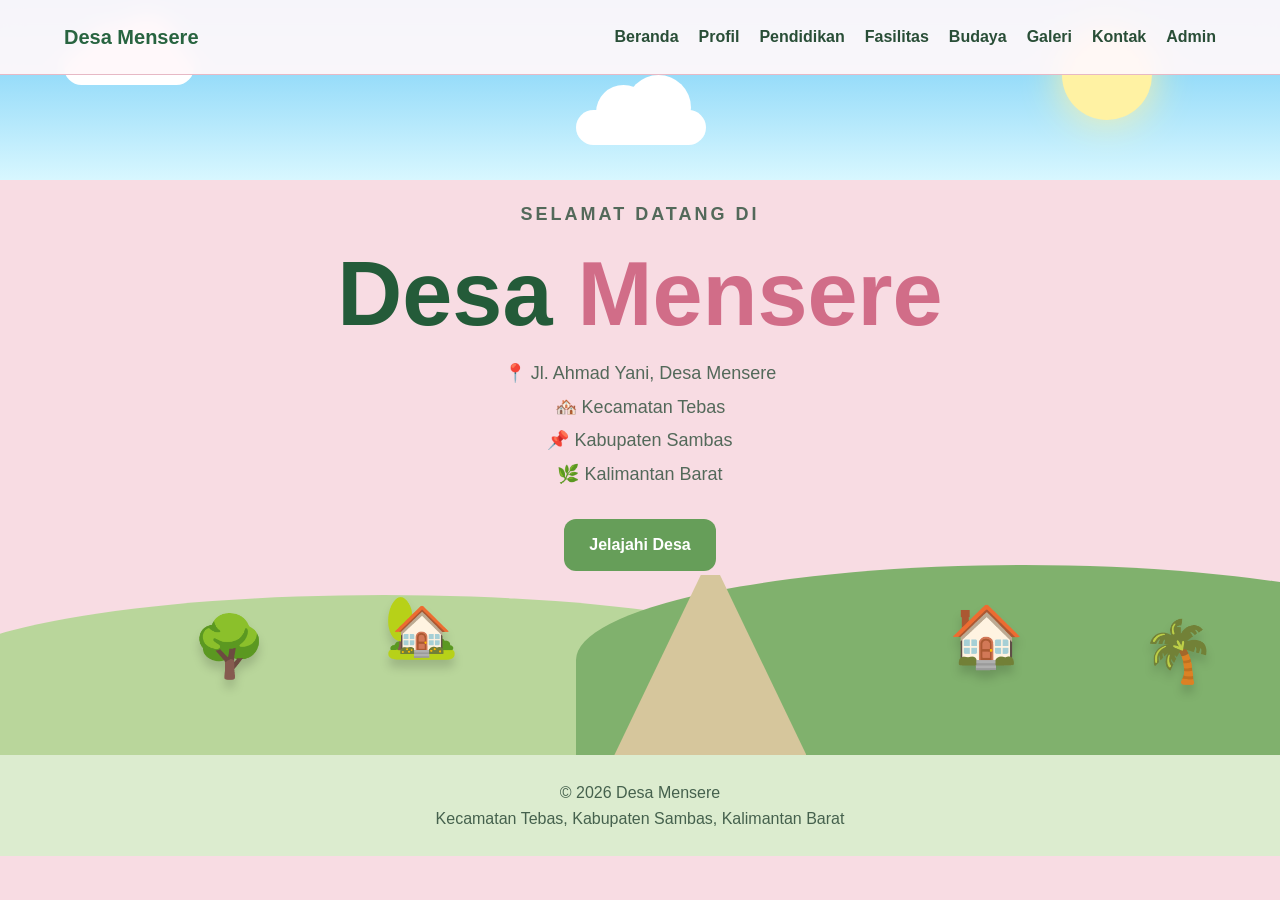
<file: index.html>
<!DOCTYPE html>
<html lang="id">
<head>
  <meta charset="UTF-8">
  <meta name="viewport" content="width=device-width, initial-scale=1.0">
  <title>Desa Mensere - Beranda</title>
  <link rel="stylesheet" href="style.css">

  <!-- FAVICON / ICON DESA -->
<link rel="icon" type="image/jpg" href="favicon.jpg">

<!-- ICON SAAT DITAMBAHKAN KE LAYAR HP -->
<link rel="apple-touch-icon" href="favicon.png">
<meta name="apple-mobile-web-app-title" content="Desa Mensere">
<meta name="application-name" content="Desa Mensere">
  
</head>

<body>

<div class="sky">
  <div class="sun"></div>
  <div class="cloud cloud1"></div>
  <div class="cloud cloud2"></div>
  <div class="bird">🕊️🕊️</div>
</div>

<header>
  <div class="logo"> Desa Mensere</div>

  <nav>
    <a href="index.html">Beranda</a>
    <a href="profil.html">Profil</a>
    <a href="pendidikan.html">Pendidikan</a>
    <a href="fasilitas.html">Fasilitas</a>
    <a href="budaya.html">Budaya</a>
    <a href="galeri.html">Galeri</a>
    <a href="kontak.html">Kontak</a>
    <a href="admin.html">Admin</a>
    
  </nav>
</header>

<section class="hero">

  <div class="hero-text">

    <p class="label">SELAMAT DATANG DI</p>

    <h1>
      Desa <span>Mensere</span>
    </h1>

    <p>📍 Jl. Ahmad Yani, Desa Mensere</p>
    <p>🏘️ Kecamatan Tebas</p>
    <p>📌 Kabupaten Sambas</p>
    <p>🌿 Kalimantan Barat</p>

    <a href="profil.html" class="btn">
      Jelajahi Desa
    </a>

  </div>

  <div class="village">

    <div class="hill hill1"></div>
    <div class="hill hill2"></div>

    <div class="house house1">🏡</div>
    <div class="house house2">🏠</div>

    <div class="tree tree1">🌳</div>
    <div class="tree tree2">🌴</div>

    <div class="road"></div>

  </div>

</section>

<footer>
  <p>© <span class="current-year"></span> Desa Mensere</p>
  <p>Kecamatan Tebas, Kabupaten Sambas, Kalimantan Barat</p>
</footer>

<script src="script.js"></script>

</body>
</html>
</file>
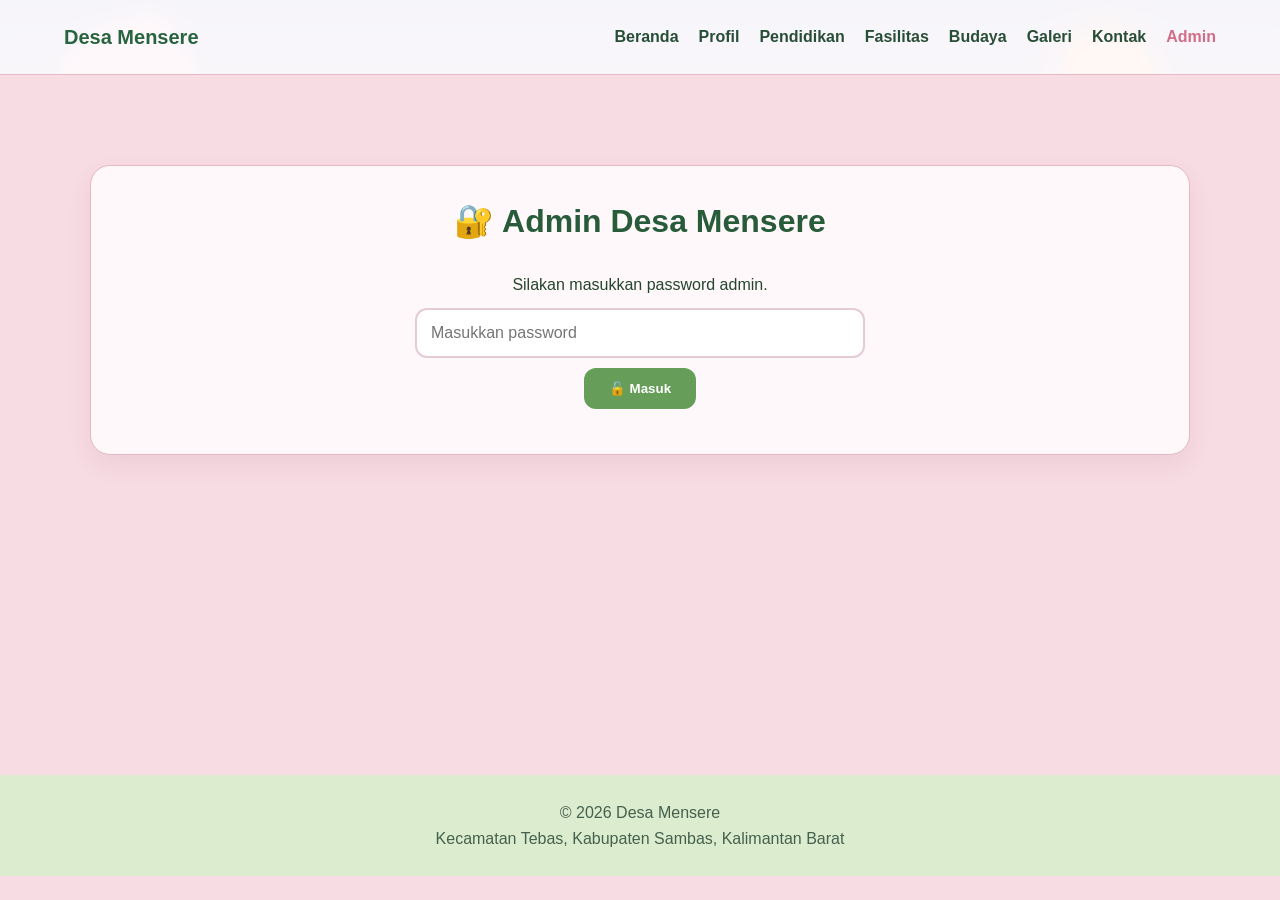
<file: admin.html>
<!DOCTYPE html>
<html lang="id">

<head>

  <meta charset="UTF-8">

  <meta name="viewport" content="width=device-width, initial-scale=1.0">

  <title>Admin - Desa Mensere</title>

  <link rel="stylesheet" href="style.css">

  <!-- FAVICON -->
  <link rel="icon" type="image/jpeg" href="favicon.jpg">
  <link rel="apple-touch-icon" href="favicon.jpg">

  <meta name="apple-mobile-web-app-title" content="Desa Mensere">
  <meta name="application-name" content="Desa Mensere">


  <style>

    .admin-box {
      width: 100%;
      max-width: 1100px;
      margin: 0 auto;
      padding: 30px;
      background: #fff8fa;
      border: 1px solid #e5b8c5;
      border-radius: 20px;
      box-shadow: 0 10px 25px rgba(100, 50, 60, .08);
    }


    .admin-title {
      text-align: center;
      color: #285b3a;
      margin-bottom: 25px;
    }


    .login-box {
      max-width: 450px;
      margin: auto;
      text-align: center;
    }


    .login-box input {
      width: 100%;
      padding: 14px;
      margin: 10px 0;
      border: 2px solid #e5cbd2;
      border-radius: 12px;
      font-size: 16px;
      outline: none;
      box-sizing: border-box;
    }


    .login-box button {
      padding: 13px 25px;
      background: #669e59;
      color: white;
      border: none;
      border-radius: 12px;
      font-weight: bold;
      cursor: pointer;
    }


    .login-box button:hover {
      background: #d16d88;
    }


    #loginStatus {
      margin-top: 15px;
      color: #d16d88;
      font-weight: bold;
    }


    .admin-content {
      display: none;
    }


    .table-wrapper {
      width: 100%;
      overflow-x: auto;
    }


    table {
      width: 100%;
      border-collapse: collapse;
      margin-top: 20px;
      background: white;
      min-width: 1000px;
    }


    th {
      background: #669e59;
      color: white;
      padding: 12px;
      text-align: left;
    }


    td {
      padding: 12px;
      border-bottom: 1px solid #e5b8c5;
      color: #53695a;
      vertical-align: top;
    }


    tr:hover {
      background: #fff0f4;
    }


    .logout-button {
      float: right;
      padding: 10px 18px;
      background: #d16d88;
      color: white;
      border: none;
      border-radius: 10px;
      cursor: pointer;
      font-weight: bold;
    }


    .logout-button:hover {
      background: #669e59;
    }


    .data-status {
      margin-top: 15px;
      text-align: center;
      color: #4d8145;
      font-weight: bold;
    }


    .balasan-input {
      width: 220px;
      min-height: 70px;
      padding: 10px;
      border: 1px solid #e5b8c5;
      border-radius: 10px;
      resize: vertical;
      box-sizing: border-box;
    }


    .balas-button {
      margin-top: 7px;
      padding: 9px 14px;
      background: #669e59;
      color: white;
      border: none;
      border-radius: 8px;
      cursor: pointer;
      font-weight: bold;
    }


    .balas-button:hover {
      background: #d16d88;
    }


    .status-menunggu {
      color: #d16d88;
      font-weight: bold;
    }


    .status-selesai {
      color: #4d8145;
      font-weight: bold;
    }


    @media (max-width: 700px) {

      .admin-box {
        padding: 20px 15px;
      }

      table {
        font-size: 13px;
      }

      th,
      td {
        padding: 9px;
      }

      .balasan-input {
        width: 180px;
      }

    }

  </style>

</head>


<body>


  <!-- LANGIT -->

  <div class="sky">

    <div class="sun"></div>

    <div class="cloud cloud1"></div>

    <div class="cloud cloud2"></div>

    <div class="bird bird1">⌁</div>

    <div class="bird bird2">⌁</div>

  </div>


  <!-- HEADER -->

  <header>

    <div class="logo">
      Desa Mensere
    </div>


    <nav>

      <a href="index.html">
        Beranda
      </a>

      <a href="profil.html">
        Profil
      </a>

      <a href="pendidikan.html">
        Pendidikan
      </a>

      <a href="fasilitas.html">
        Fasilitas
      </a>

      <a href="budaya.html">
        Budaya
      </a>

      <a href="galeri.html">
        Galeri
      </a>

      <a href="kontak.html">
        Kontak
      </a>

      <a href="admin.html" class="active">
        Admin
      </a>

    </nav>

  </header>


  <!-- KONTEN -->

  <main class="content">


    <div class="admin-box">


      <!-- LOGIN -->

      <div id="loginBox" class="login-box">

        <h1 class="admin-title">
          🔐 Admin Desa Mensere
        </h1>

        <p>
          Silakan masukkan password admin.
        </p>


        <input
          type="password"
          id="password"
          placeholder="Masukkan password"
          autocomplete="current-password"
        >


        <button onclick="login()">
          🔓 Masuk
        </button>


        <p id="loginStatus"></p>

      </div>


      <!-- ADMIN -->

      <div
        id="adminContent"
        class="admin-content"
      >


        <button
          class="logout-button"
          onclick="logout()"
        >
          Keluar
        </button>


        <h1 class="admin-title">
          📋 Data Pesan Pengunjung
        </h1>


        <div
          id="dataStatus"
          class="data-status"
        >
          ⏳ Mengambil data...
        </div>


        <div class="table-wrapper">

          <table>

            <thead>

              <tr>

                <th>ID</th>
                <th>Waktu</th>
                <th>Token</th>
                <th>Nama</th>
                <th>Email</th>
                <th>Pesan</th>
                <th>Balasan</th>
                <th>Status</th>
                <th>Aksi</th>

              </tr>

            </thead>


            <tbody id="dataTable">

            </tbody>

          </table>

        </div>


      </div>


    </div>


  </main>


  <!-- FOOTER -->

  <footer>

    <p>
      © <span id="tahun"></span>
      Desa Mensere
    </p>

    <p>
      Kecamatan Tebas, Kabupaten Sambas,
      Kalimantan Barat
    </p>

  </footer>


  <!-- JAVASCRIPT -->

  <script>

  // =========================================
  // URL APPS SCRIPT
  // =========================================

  const SCRIPT_URL =
    "https://script.google.com/macros/s/AKfycbx7HltUQfv7dMxTrAp2i47RSCdQstUK3hH-xrZ4cnvZ7m3FHOxp6-mnfLATQYJnTR2A/exec";


  // =========================================
  // TAHUN
  // =========================================

  document.getElementById("tahun").textContent =
    new Date().getFullYear();


  // =========================================
  // LOGIN ADMIN
  // =========================================

  async function login() {

    const password =
      document.getElementById("password").value.trim();

    const status =
      document.getElementById("loginStatus");


    if (!password) {

      status.textContent =
        "❌ Masukkan password.";

      return;
    }


    // =========================================
    // PASSWORD ADMIN
    // =========================================

    if (password !== "admin123") {

      status.textContent =
        "❌ Password salah.";

      return;
    }


    // =========================================
    // LOGIN BERHASIL
    // =========================================

    status.textContent =
      "✅ Login berhasil.";


    document.getElementById(
      "loginBox"
    ).style.display = "none";


    document.getElementById(
      "adminContent"
    ).style.display = "block";


    loadData();

  }


  // =========================================
  // AMBIL DATA DARI GOOGLE SHEET
  // =========================================

  function loadData() {

    const status =
      document.getElementById("dataStatus");

    const table =
      document.getElementById("dataTable");


    status.textContent =
      "⏳ Mengambil data...";


    fetch(SCRIPT_URL)

      .then(function(response) {

        if (!response.ok) {

          throw new Error(
            "Gagal terhubung ke Apps Script"
          );

        }

        return response.json();

      })


      .then(function(data) {

        table.innerHTML = "";


        if (data.error) {

          throw new Error(
            data.error
          );

        }


        if (!Array.isArray(data)) {

          throw new Error(
            "Format data tidak sesuai"
          );

        }


        if (data.length === 0) {

          status.textContent =
            "Belum ada pesan dari pengunjung.";

          return;

        }


        // DATA TERBARU DI ATAS

        data.reverse().forEach(
          function(item) {


            const row =
              document.createElement("tr");


            row.innerHTML = `

              <td>
                ${aman(item.id)}
              </td>

              <td>
                ${aman(item.waktu)}
              </td>

              <td>
                <strong>
                  ${aman(item.token)}
                </strong>
              </td>

              <td>
                ${aman(item.nama)}
              </td>

              <td>
                ${aman(item.email)}
              </td>

              <td>
                ${aman(item.pesan)}
              </td>

              <td>
                ${
                  item.balasan
                    ? aman(item.balasan)
                    : "-"
                }
              </td>

              <td>

                <span class="${
                  item.status === "Sudah Dibalas"
                    ? "status-selesai"
                    : "status-menunggu"
                }">

                  ${aman(item.status)}

                </span>

              </td>

              <td>

                <textarea
                  class="balasan-input"
                  id="balasan-${aman(item.token)}"
                  placeholder="Tulis balasan..."
                ></textarea>

                <br>

                <button
                  class="balas-button"
                  onclick="kirimBalasan('${aman(item.token)}')"
                >

                  💬 Balas

                </button>

              </td>

            `;


            table.appendChild(row);

          }
        );


        status.textContent =
          "✅ Data berhasil dimuat.";

      })


      .catch(function(error) {

        console.error(error);

        status.textContent =
          "❌ Gagal mengambil data: " +
          error.message;

      });

  }


  // =========================================
  // AMANKAN TEKS
  // =========================================

  function aman(teks) {

    if (
      teks === null ||
      teks === undefined
    ) {

      return "";

    }


    return String(teks)

      .replace(
        /&/g,
        "&amp;"
      )

      .replace(
        /</g,
        "&lt;"
      )

      .replace(
        />/g,
        "&gt;"
      )

      .replace(
        /"/g,
        "&quot;"
      )

      .replace(
        /'/g,
        "&#039;"
      );

  }


  // =========================================
  // KIRIM BALASAN
  // 🔐 KODE RAHASIA
  // =========================================

  async function kirimBalasan(token) {

    const kode =
      prompt(
        "🔐 Masukkan kode khusus Admin untuk membalas:"
      );


    if (kode === null) {

      return;

    }


    if (!kode.trim()) {

      alert(
        "❌ Kode balasan wajib diisi."
      );

      return;

    }


    const textarea =
      document.getElementById(
        "balasan-" + token
      );


    if (!textarea) {

      alert(
        "❌ Kolom balasan tidak ditemukan."
      );

      return;

    }


    const balasan =
      textarea.value.trim();


    if (!balasan) {

      alert(
        "❌ Silakan tulis balasan terlebih dahulu."
      );

      return;

    }


    const formData =
      new URLSearchParams();


    formData.append(
      "aksi",
      "balas"
    );


    formData.append(
      "kode",
      kode
    );


    formData.append(
      "token",
      token
    );


    formData.append(
      "balasan",
      balasan
    );


    formData.append(
      "status",
      "Sudah Dibalas"
    );


    try {

      const response =
        await fetch(
          SCRIPT_URL,
          {
            method: "POST",
            body: formData
          }
        );


      const hasil =
        await response.json();


      if (!hasil.sukses) {

        alert(
          "❌ " + hasil.pesan
        );

        return;

      }


      alert(
        "✅ Balasan berhasil dikirim!"
      );


      loadData();


    } catch (error) {

      console.error(error);

      alert(
        "❌ Terjadi kesalahan saat mengirim balasan."
      );

    }

  }


  // =========================================
  // LOGOUT
  // =========================================

  function logout() {

    document.getElementById(
      "adminContent"
    ).style.display = "none";


    document.getElementById(
      "loginBox"
    ).style.display = "block";


    document.getElementById(
      "password"
    ).value = "";


    document.getElementById(
      "loginStatus"
    ).textContent = "";

  }


  // =========================================
  // ENTER UNTUK LOGIN
  // =========================================

  document.getElementById("password")
    .addEventListener(
      "keypress",
      function(event) {

        if (event.key === "Enter") {

          login();

        }

      }
    );

  </script>


</body>

</html>
</file>
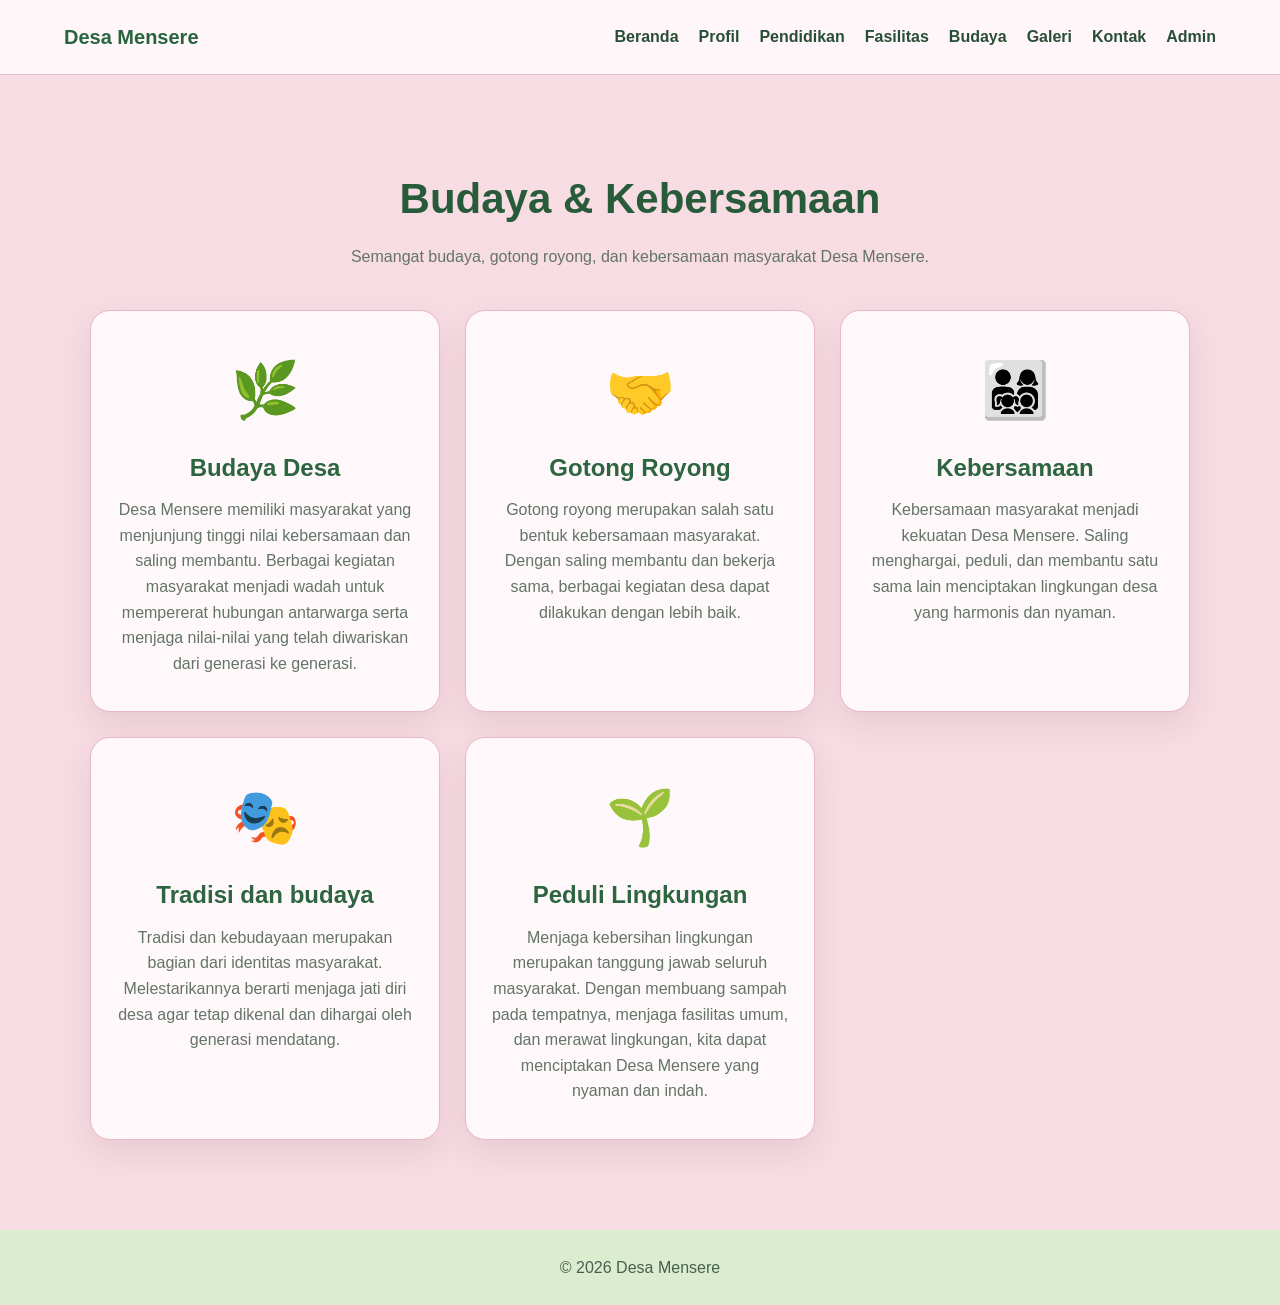
<file: budaya.html>
<!DOCTYPE html>
<html lang="id">
<head>
  <meta charset="UTF-8">
  <meta name="viewport" content="width=device-width, initial-scale=1.0">
  <title>Desa Mensere - Budaya</title>
  <link rel="stylesheet" href="style.css">

  <!-- FAVICON / ICON DESA -->
<link rel="icon" type="image/jpg" href="favicon.jpg">

<!-- ICON SAAT DITAMBAHKAN KE LAYAR HP -->
<link rel="apple-touch-icon" href="favicon.png">
<meta name="apple-mobile-web-app-title" content="Desa Mensere">
<meta name="application-name" content="Desa Mensere">
</head>

<body>

<header>
  <div class="logo"> Desa Mensere</div>

  <nav>
    <a href="index.html">Beranda</a>
    <a href="profil.html">Profil</a>
    <a href="pendidikan.html">Pendidikan</a>
    <a href="fasilitas.html">Fasilitas</a>
    <a href="budaya.html">Budaya</a>
    <a href="galeri.html">Galeri</a>
    <a href="kontak.html">Kontak</a>
    <a href="admin.html">Admin</a>
  </nav>
</header>

<main class="content">

  <h1>Budaya & Kebersamaan</h1>

  <p class="page-description">
    Semangat budaya, gotong royong, dan kebersamaan
    masyarakat Desa Mensere.
  </p>

  <div class="budaya-grid">

    <div class="budaya-box">

      <div class="icon">🌿</div>

      <h2>Budaya Desa</h2>

      <p>
        Desa Mensere memiliki masyarakat yang menjunjung tinggi nilai kebersamaan dan saling membantu. Berbagai kegiatan masyarakat menjadi wadah untuk mempererat hubungan antarwarga serta menjaga nilai-nilai yang telah diwariskan dari generasi ke generasi.
      </p>

    </div>

    <div class="budaya-box">

      <div class="icon">🤝</div>

      <h2>Gotong Royong</h2>

      <p>
        Gotong royong merupakan salah satu bentuk kebersamaan masyarakat. Dengan saling membantu dan bekerja sama, berbagai kegiatan desa dapat dilakukan dengan lebih baik.
      </p>

    </div>

    <div class="budaya-box">

      <div class="icon">👨‍👩‍👧‍👦</div>

      <h2>Kebersamaan</h2>

      <p>
        Kebersamaan masyarakat menjadi kekuatan Desa Mensere. Saling menghargai, peduli, dan membantu satu sama lain menciptakan lingkungan desa yang harmonis dan nyaman.
      </p>

    </div>

    <div class="budaya-box">

      <div class="icon">🎭</div>

      <h2>Tradisi dan budaya</h2>

      <p>
        Tradisi dan kebudayaan merupakan bagian dari identitas masyarakat. Melestarikannya berarti menjaga jati diri desa agar tetap dikenal dan dihargai oleh generasi mendatang.
      </p>

    </div>

    <div class="budaya-box">

      <div class="icon">🌱</div>

      <h2>Peduli Lingkungan</h2>

      <p>
        Menjaga kebersihan lingkungan merupakan tanggung jawab seluruh masyarakat. Dengan membuang sampah pada tempatnya, menjaga fasilitas umum, dan merawat lingkungan, kita dapat menciptakan Desa Mensere yang nyaman dan indah.
      </p>

    </div>

  </div>

</main>

<footer>
  <p>© <span class="current-year"></span> Desa Mensere</p>
</footer>

<script src="script.js"></script>

</body>
</html>
</file>
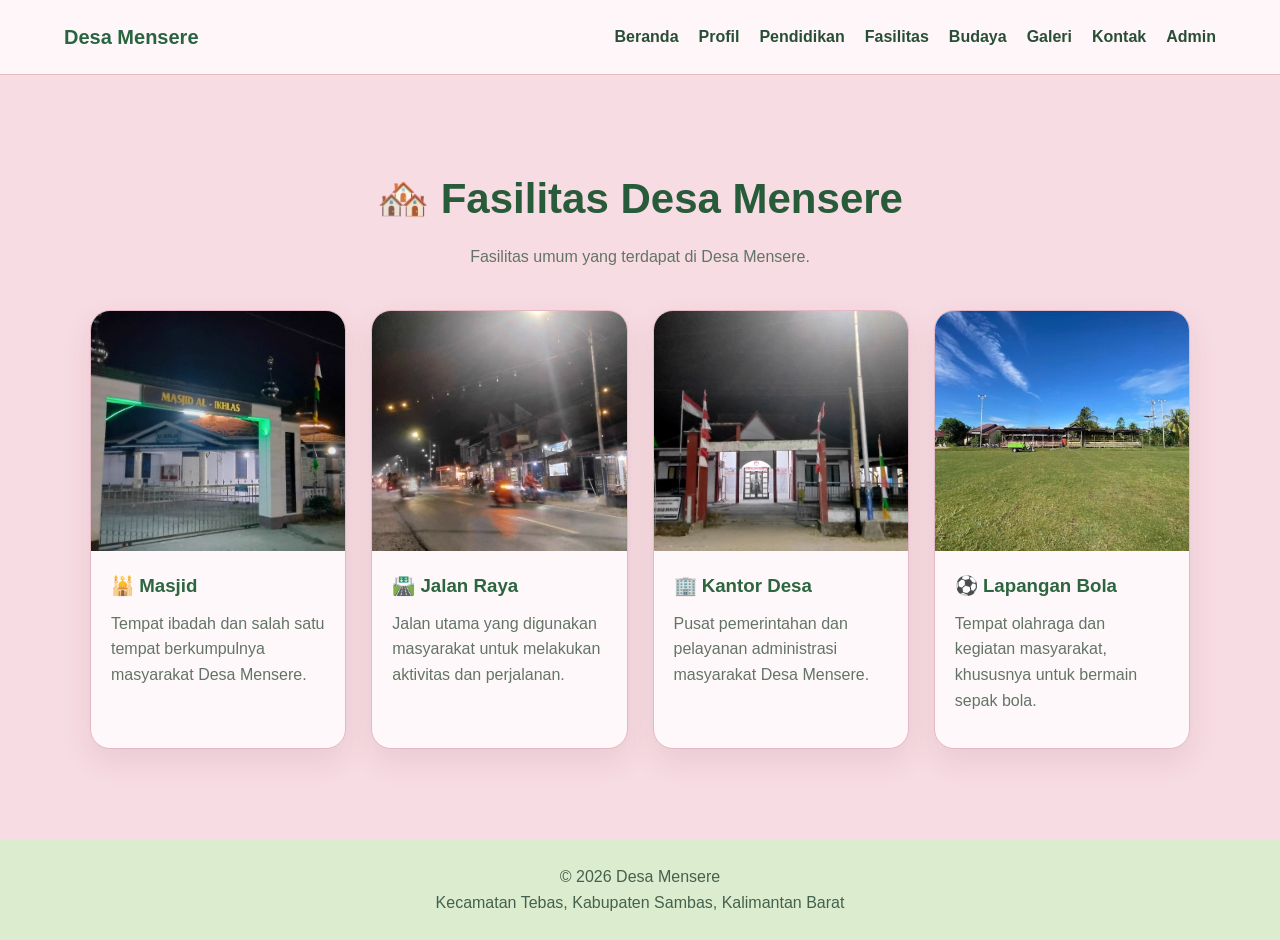
<file: fasilitas.html>
<!DOCTYPE html>
<html lang="id">
<head>
  <meta charset="UTF-8">
  <meta name="viewport" content="width=device-width, initial-scale=1.0">

  <title>Desa Mensere - Fasilitas</title>

  <link rel="stylesheet" href="style.css">

  <!-- FAVICON / ICON DESA -->
<link rel="icon" type="image/jpg" href="favicon.jpg">

<!-- ICON SAAT DITAMBAHKAN KE LAYAR HP -->
<link rel="apple-touch-icon" href="favicon.png">
<meta name="apple-mobile-web-app-title" content="Desa Mensere">
<meta name="application-name" content="Desa Mensere">
</head>

<body>

<header>

  <div class="logo">
     Desa Mensere
  </div>

  <nav>

    <a href="index.html">
      Beranda
    </a>

    <a href="profil.html">
      Profil
    </a>

    <a href="pendidikan.html">
      Pendidikan
    </a>

    <a href="fasilitas.html">
      Fasilitas
    </a>

    <a href="budaya.html">
      Budaya
    </a>

    <a href="galeri.html">
      Galeri
    </a>

    <a href="kontak.html">
      Kontak
    </a>

    <a href="admin.html">
      Admin
    </a>

  </nav>

</header>


<main class="content">

  <h1>
    🏘️ Fasilitas Desa Mensere
  </h1>

  <p class="page-description">
    Fasilitas umum yang terdapat di Desa Mensere.
  </p>


  <div class="places">


    <!-- MASJID -->

    <div class="card">

      <img
        src="masjid.jpg"
        alt="Masjid Desa Mensere"
      >

      <div class="card-content">

        <h3>
          🕌 Masjid
        </h3>

        <p>
          Tempat ibadah dan salah satu tempat
          berkumpulnya masyarakat Desa Mensere.
        </p>

      </div>

    </div>


    <!-- JALAN RAYA -->

    <div class="card">

      <img
        src="jalan.jpg"
        alt="Jalan Raya Desa Mensere"
      >

      <div class="card-content">

        <h3>
          🛣️ Jalan Raya
        </h3>

        <p>
          Jalan utama yang digunakan masyarakat
          untuk melakukan aktivitas dan perjalanan.
        </p>

      </div>

    </div>


    <!-- KANTOR DESA -->

    <div class="card">

      <img
        src="kantor.jpg"
        alt="Kantor Desa Mensere"
      >

      <div class="card-content">

        <h3>
          🏢 Kantor Desa
        </h3>

        <p>
          Pusat pemerintahan dan pelayanan
          administrasi masyarakat Desa Mensere.
        </p>

      </div>

    </div>


    <!-- LAPANGAN BOLA -->

    <div class="card">

      <img
        src="bola.jpg"
        alt="Lapangan Bola Desa Mensere"
      >

      <div class="card-content">

        <h3>
          ⚽ Lapangan Bola
        </h3>

        <p>
          Tempat olahraga dan kegiatan masyarakat,
          khususnya untuk bermain sepak bola.
        </p>

      </div>

    </div>


  </div>

</main>


<footer>

  <p>
    © <span class="current-year"></span>
    Desa Mensere
  </p>

  <p>
    Kecamatan Tebas, Kabupaten Sambas,
    Kalimantan Barat
  </p>

</footer>


<script src="script.js"></script>

</body>
</html>
</file>
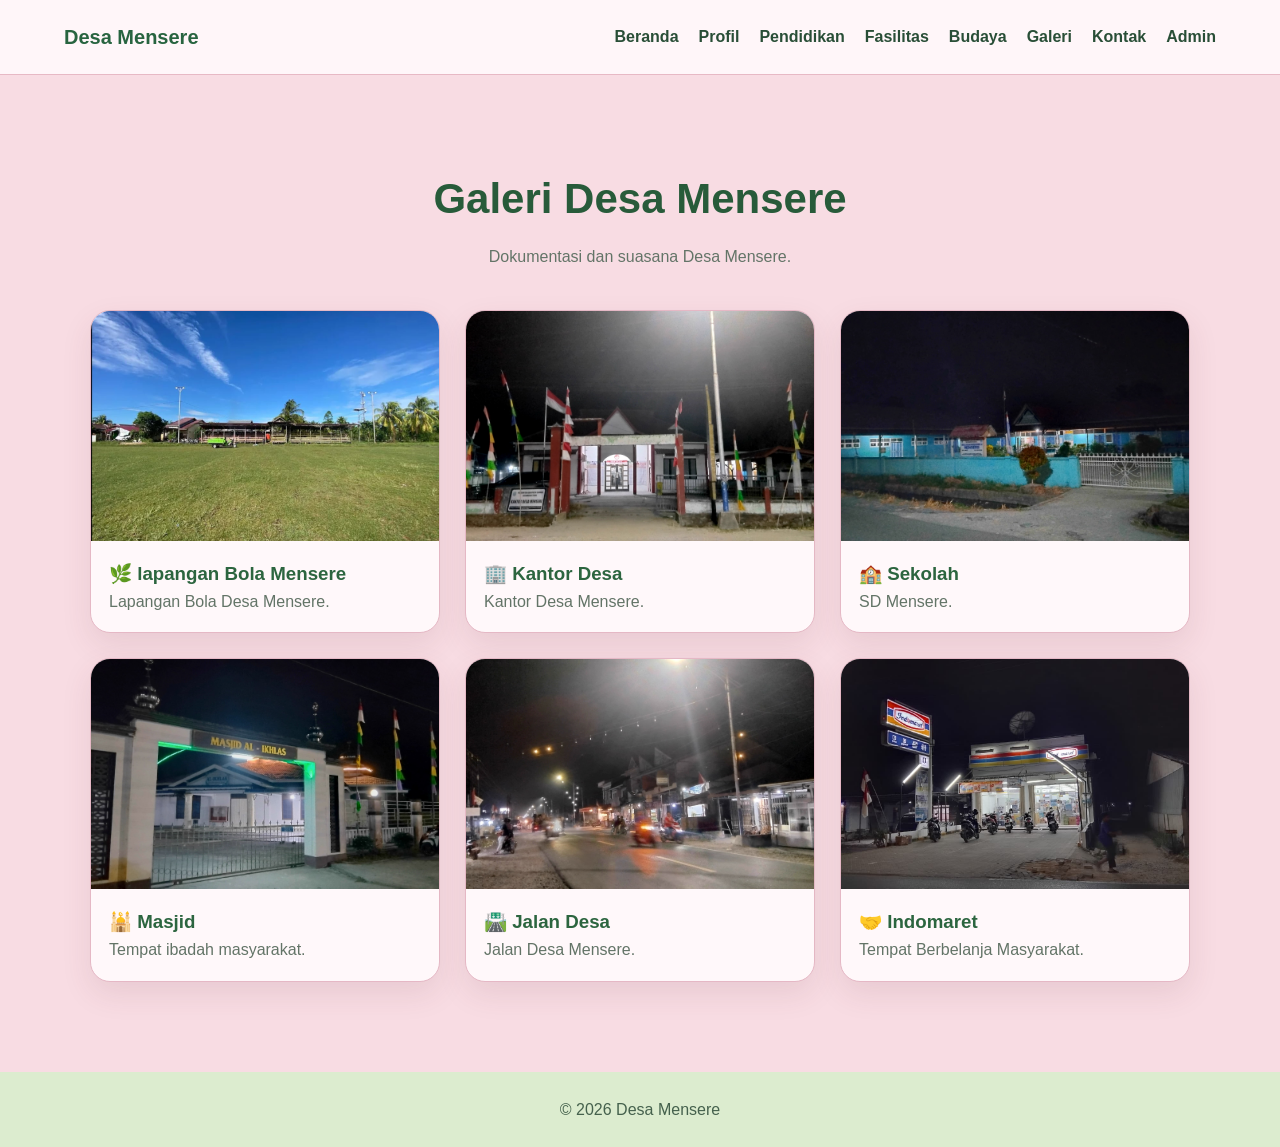
<file: galeri.html>
<!DOCTYPE html>
<!DOCTYPE html>
<!DOCTYPE html>
<html lang="id">
<head>
  <meta charset="UTF-8">
  <meta name="viewport" content="width=device-width, initial-scale=1.0">
  <title>Desa Mensere - Galeri</title>
  <link rel="stylesheet" href="style.css">

  <!-- FAVICON / ICON DESA -->
<link rel="icon" type="image/jpg" href="favicon.jpg">

<!-- ICON SAAT DITAMBAHKAN KE LAYAR HP -->
<link rel="apple-touch-icon" href="favicon.png">
<meta name="apple-mobile-web-app-title" content="Desa Mensere">
<meta name="application-name" content="Desa Mensere">
</head>

<body>

<header>
  <div class="logo"> Desa Mensere</div>

  <nav>
    <a href="index.html">Beranda</a>
    <a href="profil.html">Profil</a>
    <a href="pendidikan.html">Pendidikan</a>
    <a href="fasilitas.html">Fasilitas</a>
    <a href="budaya.html">Budaya</a>
    <a href="galeri.html">Galeri</a>
    <a href="kontak.html">Kontak</a>
    <a href="admin.html">Admin</a>
  </nav>
</header>

<main class="content">

  <h1>Galeri Desa Mensere</h1>

  <p class="page-description">
    Dokumentasi dan suasana Desa Mensere.
  </p>

  <div class="galeri-grid">

    <div class="galeri-item">
      <img src="bola.jpg" alt="Lapangan Bola">
      <div class="galeri-caption">
        <h3>🌿 lapangan Bola Mensere</h3>
        <p>Lapangan Bola Desa Mensere.</p>
      </div>
    </div>

    <div class="galeri-item">
      <img src="kantor.jpg" alt="Kantor Desa">
      <div class="galeri-caption">
        <h3>🏢 Kantor Desa</h3>
        <p>Kantor Desa Mensere.</p>
      </div>
    </div>

    <div class="galeri-item">
      <img src="sd.jpg" alt="Sekolah">
      <div class="galeri-caption">
        <h3>🏫 Sekolah</h3>
        <p>SD Mensere.</p>
      </div>
    </div>

    <div class="galeri-item">
      <img src="masjid.jpg" alt="Masjid">
      <div class="galeri-caption">
        <h3>🕌 Masjid</h3>
        <p>Tempat ibadah masyarakat.</p>
      </div>
    </div>

    <div class="galeri-item">
      <img src="jalan.jpg" alt="Jalan Desa">
      <div class="galeri-caption">
        <h3>🛣️ Jalan Desa</h3>
        <p>Jalan Desa Mensere.</p>
      </div>
    </div>

    <div class="galeri-item">
      <img src="indo.jpg" alt="Indomaret">
      <div class="galeri-caption">
        <h3>🤝 Indomaret</h3>
        <p>Tempat Berbelanja Masyarakat.</p>
      </div>
    </div>

  </div>

</main>

<footer>
  <p>© <span class="current-year"></span> Desa Mensere</p>
</footer>

<script src="script.js"></script>

</body>
</html>
</file>
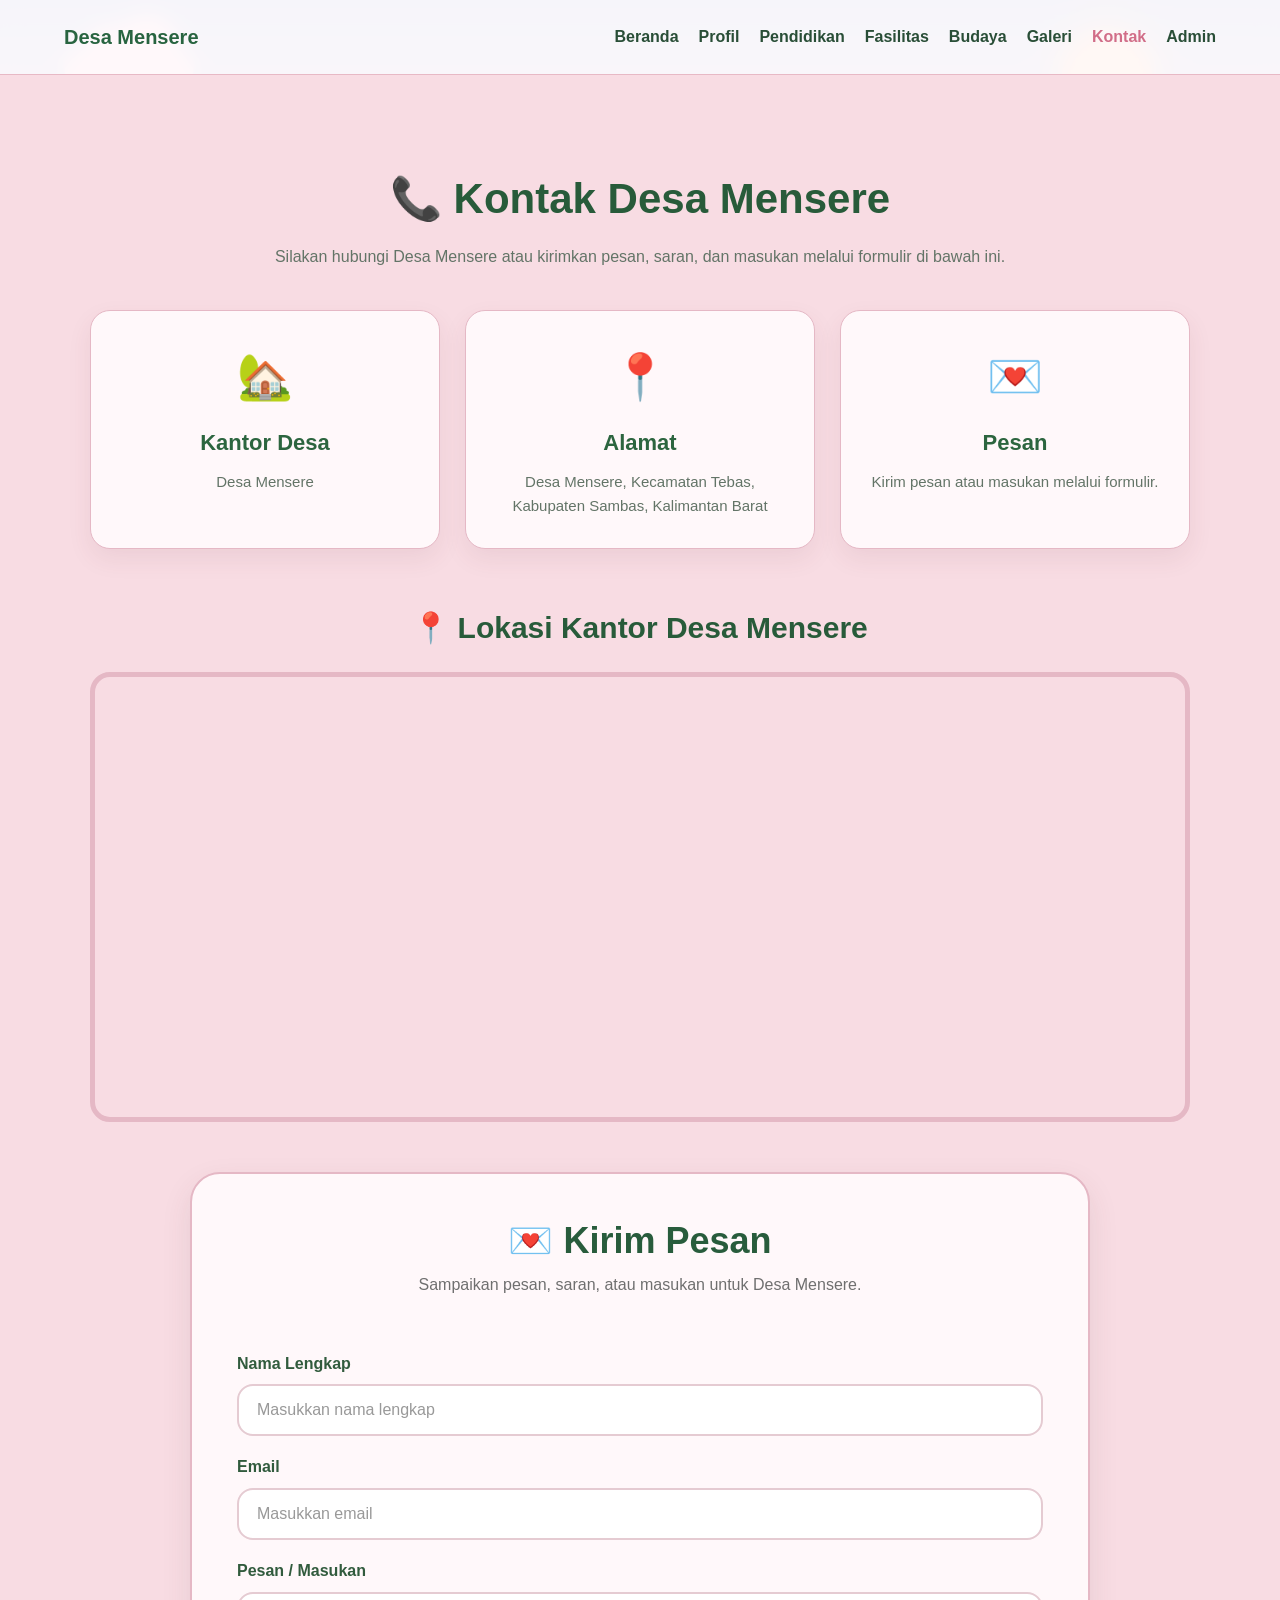
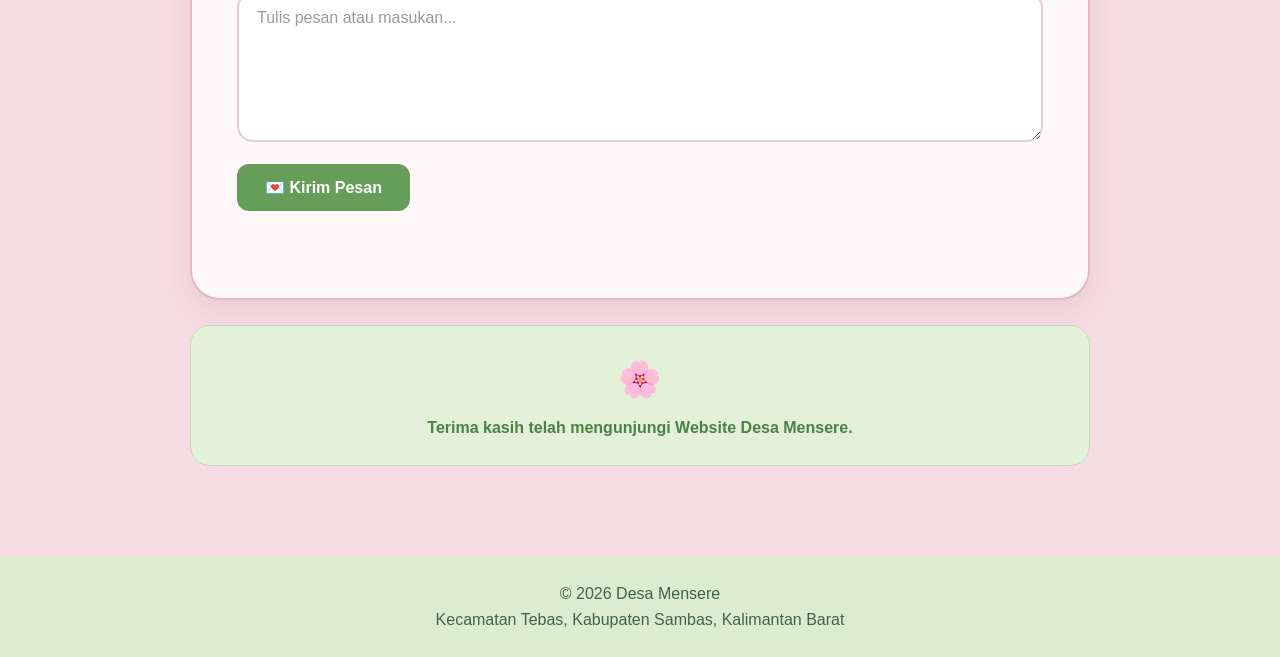
<file: kontak.html>
<!DOCTYPE html>
<html lang="id">

<head>

  <meta charset="UTF-8">

  <meta name="viewport" content="width=device-width, initial-scale=1.0">

  <title>Kontak - Desa Mensere</title>

  <link rel="stylesheet" href="style.css">

  <!-- FAVICON -->
  <link rel="icon" type="image/jpeg" href="favicon.jpg">
  <link rel="apple-touch-icon" href="favicon.jpg">

  <meta name="apple-mobile-web-app-title" content="Desa Mensere">
  <meta name="application-name" content="Desa Mensere">

  <style>

    .info-box,
    .contact-box,
    .map,
    .message-box,
    .thank-you-message,
    #tokenBox {
      opacity: 1 !important;
      transform: translateY(0) !important;
      visibility: visible !important;
    }

    #tokenBox {
      display: none;
      margin-top: 25px;
      padding: 20px;
      background: #fff8fa;
      border: 2px solid #e5b8c5;
      border-radius: 15px;
      text-align: center;
    }

    #tokenTampil {
      font-size: 28px;
      font-weight: bold;
      color: #d16d88;
      margin: 15px 0;
      letter-spacing: 2px;
    }

    #cekBalasanButton {
      padding: 12px 20px;
      border: none;
      border-radius: 10px;
      background: #669e59;
      color: white;
      font-size: 16px;
      cursor: pointer;
    }

    #balasanBox {
      margin-top: 20px;
      text-align: left;
    }

  </style>

</head>


<body>


  <!-- LANGIT -->

  <div class="sky">

    <div class="sun"></div>

    <div class="cloud cloud1"></div>

    <div class="cloud cloud2"></div>

    <div class="bird bird1">⌁</div>

    <div class="bird bird2">⌁</div>

    <div class="bird bird3">⌁</div>

  </div>


  <!-- HEADER -->

  <header>

    <div class="logo">
      Desa Mensere
    </div>

    <nav>

      <a href="index.html">
        Beranda
      </a>

      <a href="profil.html">
        Profil
      </a>

      <a href="pendidikan.html">
        Pendidikan
      </a>

      <a href="fasilitas.html">
        Fasilitas
      </a>

      <a href="budaya.html">
        Budaya
      </a>

      <a href="galeri.html">
        Galeri
      </a>

      <a href="kontak.html" class="active">
        Kontak
      </a>

      <a href="admin.html">
        Admin
      </a>

    </nav>

  </header>


  <!-- KONTEN -->

  <main class="content">


    <h1>
      📞 Kontak Desa Mensere
    </h1>


    <p class="page-description">

      Silakan hubungi Desa Mensere atau kirimkan
      pesan, saran, dan masukan melalui formulir
      di bawah ini.

    </p>


    <!-- INFORMASI KONTAK -->

    <div class="contact-info">


      <div class="contact-box">

        <div class="contact-icon">
          🏡
        </div>

        <h2>
          Kantor Desa
        </h2>

        <p>
          Desa Mensere
        </p>

      </div>


      <div class="contact-box">

        <div class="contact-icon">
          📍
        </div>

        <h2>
          Alamat
        </h2>

        <p>
          Desa Mensere, Kecamatan Tebas,
          Kabupaten Sambas, Kalimantan Barat
        </p>

      </div>


      <div class="contact-box">

        <div class="contact-icon">
          💌
        </div>

        <h2>
          Pesan
        </h2>

        <p>
          Kirim pesan atau masukan
          melalui formulir.
        </p>

      </div>


    </div>


    <!-- GOOGLE MAPS -->

    <div class="contact-location">

      <h2>
        📍 Lokasi Kantor Desa Mensere
      </h2>


      <div class="map">

        <iframe
          src="https://www.google.com/maps?q=Kantor%20Desa%20Mensere,%20Mensere,%20Kecamatan%20Tebas,%20Kabupaten%20Sambas,%20Kalimantan%20Barat&output=embed"
          loading="lazy"
          allowfullscreen
          referrerpolicy="no-referrer-when-downgrade">
        </iframe>

      </div>

    </div>


    <!-- FORM PESAN -->

    <div class="message-box">


      <div class="message-title">

        <h2>
          💌 Kirim Pesan
        </h2>

        <p>
          Sampaikan pesan, saran, atau masukan
          untuk Desa Mensere.
        </p>

      </div>


      <form
        id="guestForm"
        action="https://script.google.com/macros/s/AKfycbx7HltUQfv7dMxTrAp2i47RSCdQstUK3hH-xrZ4cnvZ7m3FHOxp6-mnfLATQYJnTR2A/exec"
        method="POST"
        target="hiddenFrame"
      >


        <label for="nama">
          Nama Lengkap
        </label>

        <input
          type="text"
          id="nama"
          name="nama"
          placeholder="Masukkan nama lengkap"
          required
        >


        <label for="email">
          Email
        </label>

        <input
          type="email"
          id="email"
          name="email"
          placeholder="Masukkan email"
          required
        >


        <label for="pesan">
          Pesan / Masukan
        </label>

        <textarea
          id="pesan"
          name="pesan"
          placeholder="Tulis pesan atau masukan..."
          required
        ></textarea>


        <!-- TOKEN DIKIRIM KE APPS SCRIPT -->

        <input
          type="hidden"
          id="token"
          name="token"
        >


        <button
          type="submit"
          id="sendButton"
        >
          💌 Kirim Pesan
        </button>


        <p id="statusPesan"></p>


      </form>


      <!-- IFRAME TERSEMBUNYI -->

      <iframe
        name="hiddenFrame"
        id="hiddenFrame"
        style="display:none;"
      ></iframe>


    </div>


    <!-- TOKEN -->

    <div id="tokenBox">

      <h2 style="color:#2c653f;">
        🎫 Token Pesan Anda
      </h2>


      <div id="tokenTampil"></div>


      <p>
        Simpan token ini baik-baik.
      </p>

      <p>
        Token digunakan untuk melihat
        balasan dari Admin.
      </p>


      <button
        type="button"
        id="cekBalasanButton"
      >
        🔄 Cek Balasan Admin
      </button>


      <div id="balasanBox"></div>

    </div>


    <!-- UCAPAN -->

    <div class="thank-you-message">

      <div class="thank-icon">
        🌸
      </div>

      <p>
        Terima kasih telah mengunjungi
        Website Desa Mensere.
      </p>

    </div>


  </main>


  <!-- FOOTER -->

  <footer>

    <p>
      © <span id="tahun"></span>
      Desa Mensere
    </p>

    <p>
      Kecamatan Tebas, Kabupaten Sambas,
      Kalimantan Barat
    </p>

  </footer>


  <!-- SCRIPT -->

  <script>

    const SCRIPT_URL =
      "https://script.google.com/macros/s/AKfycbx7HltUQfv7dMxTrAp2i47RSCdQstUK3hH-xrZ4cnvZ7m3FHOxp6-mnfLATQYJnTR2A/exec";
    const form =
      document.getElementById("guestForm");

    const tokenInput =
      document.getElementById("token");

    const tokenBox =
      document.getElementById("tokenBox");

    const tokenTampil =
      document.getElementById("tokenTampil");

    const sendButton =
      document.getElementById("sendButton");

    const statusPesan =
      document.getElementById("statusPesan");

    const hiddenFrame =
      document.getElementById("hiddenFrame");

    const cekButton =
      document.getElementById("cekBalasanButton");

    const balasanBox =
      document.getElementById("balasanBox");


    let sedangMengirim = false;


    // =================================
    // MEMBUAT TOKEN
    // =================================

    function buatToken() {

      const huruf =
        "ABCDEFGHJKLMNPQRSTUVWXYZ23456789";

      let token = "DM-";


      for (let i = 0; i < 6; i++) {

        token += huruf.charAt(
          Math.floor(
            Math.random() * huruf.length
          )
        );

      }


      return token;

    }


    // =================================
    // SAAT FORM DIKIRIM
    // =================================

    form.addEventListener(
      "submit",
      function () {


        const token =
          buatToken();


        // Masukkan token ke form

        tokenInput.value =
          token;


        // Simpan token di HP

        localStorage.setItem(
          "tokenDesaMensere",
          token
        );


        // Tampilkan token LANGSUNG

        tokenTampil.textContent =
          token;

        tokenBox.style.display =
          "block";


        // Status

        statusPesan.textContent =
          "⏳ Sedang mengirim pesan...";


        sendButton.disabled =
          true;

        sendButton.textContent =
          "⏳ Mengirim...";


        sedangMengirim =
          true;

      }
    );


    // =================================
// SETELAH FORM SELESAI DIKIRIM
// =================================

hiddenFrame.addEventListener(
  "load",
  function () {

    if (!sedangMengirim) {
      return;
    }

    statusPesan.textContent =
      "✅ Pesan berhasil dikirim!";

    sendButton.disabled =
      false;

    sendButton.textContent =
      "💌 Kirim Pesan";

    sedangMengirim =
      false;

  }
);


    // =================================
    // CEK BALASAN
    // =================================

    cekButton.addEventListener(
      "click",
      function () {


        const token =
          localStorage.getItem(
            "tokenDesaMensere"
          );


        if (!token) {

          balasanBox.innerHTML =
            "<p>❌ Token belum tersedia.</p>";

          return;

        }


        balasanBox.innerHTML =
          "<p>⏳ Mengecek balasan...</p>";


        fetch(
          SCRIPT_URL +
          "?token=" +
          encodeURIComponent(token)
        )


        .then(
          function(response) {
            return response.json();
          }
        )


        .then(
          function(data) {


            if (!data.ditemukan) {

              balasanBox.innerHTML = `
                <div style="
                  padding:18px;
                  background:#fff8fa;
                  border-radius:12px;
                ">
                  ❌ Token tidak ditemukan.
                </div>
              `;

              return;

            }


            if (data.balasan) {

              balasanBox.innerHTML = `

                <div style="
                  padding:18px;
                  background:#dceccf;
                  border-radius:12px;
                ">

                  <strong>
                    💬 Balasan Admin
                  </strong>

                  <p style="
                    margin-top:10px;
                    line-height:1.6;
                  ">
                    ${data.balasan}
                  </p>

                  <p>
                    <strong>Status:</strong>
                    ${data.status}
                  </p>

                </div>

              `;

            } else {

              balasanBox.innerHTML = `

                <div style="
                  padding:18px;
                  background:#fff8fa;
                  border-radius:12px;
                ">

                  ⏳ Pesan Anda masih
                  menunggu balasan Admin.

                </div>

              `;

            }

          }
        )


        .catch(
          function(error) {

            console.error(error);

            balasanBox.innerHTML = `

              <div style="
                padding:18px;
                background:#fff8fa;
                border-radius:12px;
              ">

                ❌ Gagal mengambil balasan.

              </div>

            `;

          }
        );

      }
    );


    // =================================
    // TAHUN
    // =================================

    document.getElementById("tahun")
      .textContent =
      new Date().getFullYear();


  </script>


</body>

</html>
</file>
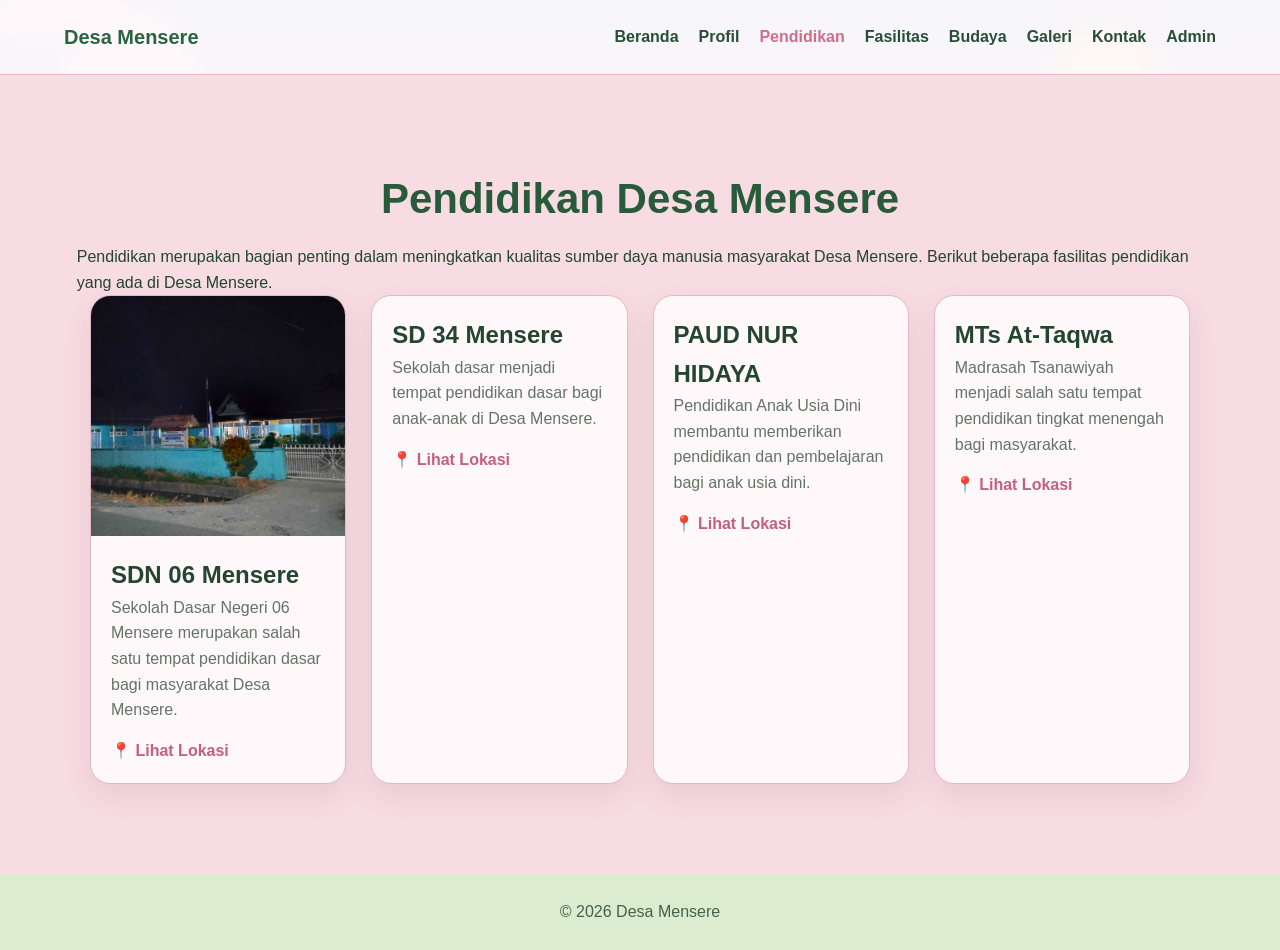
<file: pendidikan.html>
<!DOCTYPE html>
<html lang="id">

<head>
  <meta charset="UTF-8">
  <meta name="viewport" content="width=device-width, initial-scale=1.0">

  <title>Pendidikan - Desa Mensere</title>

  <link rel="icon" type="image/jpg" href="favicon.jpg">
  <link rel="apple-touch-icon" href="favicon.png">

  <link rel="stylesheet" href="style.css">

  <!-- MEMBUAT KARTU PENDIDIKAN LANGSUNG TERLIHAT -->
  <style>
    .card {
      opacity: 1 !important;
      transform: translateY(0) !important;
    }
  </style>
</head>

<body>

  <!-- LANGIT -->
  <div class="sky">
    <div class="sun"></div>
    <div class="cloud cloud1"></div>
    <div class="cloud cloud2"></div>
    <div class="cloud cloud3"></div>

    <div class="bird bird1">⌁</div>
    <div class="bird bird2">⌁</div>
    <div class="bird bird3">⌁</div>
  </div>


  <!-- HEADER -->
  <header>

    <div class="logo">
       Desa Mensere
    </div>

    <nav>

      <a href="index.html">
        Beranda
      </a>

      <a href="profil.html">
        Profil
      </a>

      <a href="pendidikan.html" class="active">
        Pendidikan
      </a>

      <a href="fasilitas.html">
        Fasilitas
      </a>

      <a href="budaya.html">
        Budaya
      </a>

      <a href="galeri.html">
        Galeri
      </a>

      <a href="kontak.html">
        Kontak
      </a>

      <a href="admin.html">
        Admin
      </a>

    </nav>

  </header>


  <!-- ISI HALAMAN -->
  <main class="content">

    <h1>Pendidikan Desa Mensere</h1>

    <p>
      Pendidikan merupakan bagian penting dalam meningkatkan
      kualitas sumber daya manusia masyarakat Desa Mensere.
      Berikut beberapa fasilitas pendidikan yang ada di Desa Mensere.
    </p>


    <!-- DAFTAR PENDIDIKAN -->
    <section class="places">


      <!-- SDN 06 MENSERE -->
      <div class="card">

        <img src="sd.jpg" alt="SDN 06 Mensere">

        <div class="card-content">

          <h2>SDN 06 Mensere</h2>

          <p>
            Sekolah Dasar Negeri 06 Mensere merupakan salah satu
            tempat pendidikan dasar bagi masyarakat Desa Mensere.
          </p>

          <a
            href="https://maps.app.goo.gl/bfYJ1T3wshq45ti69"
            target="_blank"
          >
            📍 Lihat Lokasi
          </a>

        </div>

      </div>


      <!-- SD -->
      <div class="card">

        
        <div class="card-content">

          <h2>SD 34 Mensere</h2>

          <p>
            Sekolah dasar menjadi tempat pendidikan dasar
            bagi anak-anak di Desa Mensere.
          </p>

          <a href=>
            📍 Lihat Lokasi
          </a>

        </div>

      </div>


      <!-- PAUD -->
      <div class="card">

      
        <div class="card-content">

          <h2>PAUD NUR HIDAYA</h2>

          <p>
            Pendidikan Anak Usia Dini membantu memberikan
            pendidikan dan pembelajaran bagi anak usia dini.
          </p>

          <a href=>
            📍 Lihat Lokasi
          </a>

        </div>

      </div>


      <!-- MTs -->
      <div class="card">

        <div class="card-content">

          <h2>MTs At-Taqwa</h2>

          <p>
            Madrasah Tsanawiyah menjadi salah satu tempat
            pendidikan tingkat menengah bagi masyarakat.
          </p>

          <a href=>
            📍 Lihat Lokasi
          </a>

        </div>

      </div>

    </section>

  </main>


  <!-- FOOTER -->
  <footer>

    <p>
      © <span class="current-year"></span>
      Desa Mensere
    </p>

  </footer>


  <!-- TAHUN OTOMATIS -->
  <script>
    document.querySelector(".current-year").textContent =
      new Date().getFullYear();
  </script>

</body>

</html>
</file>
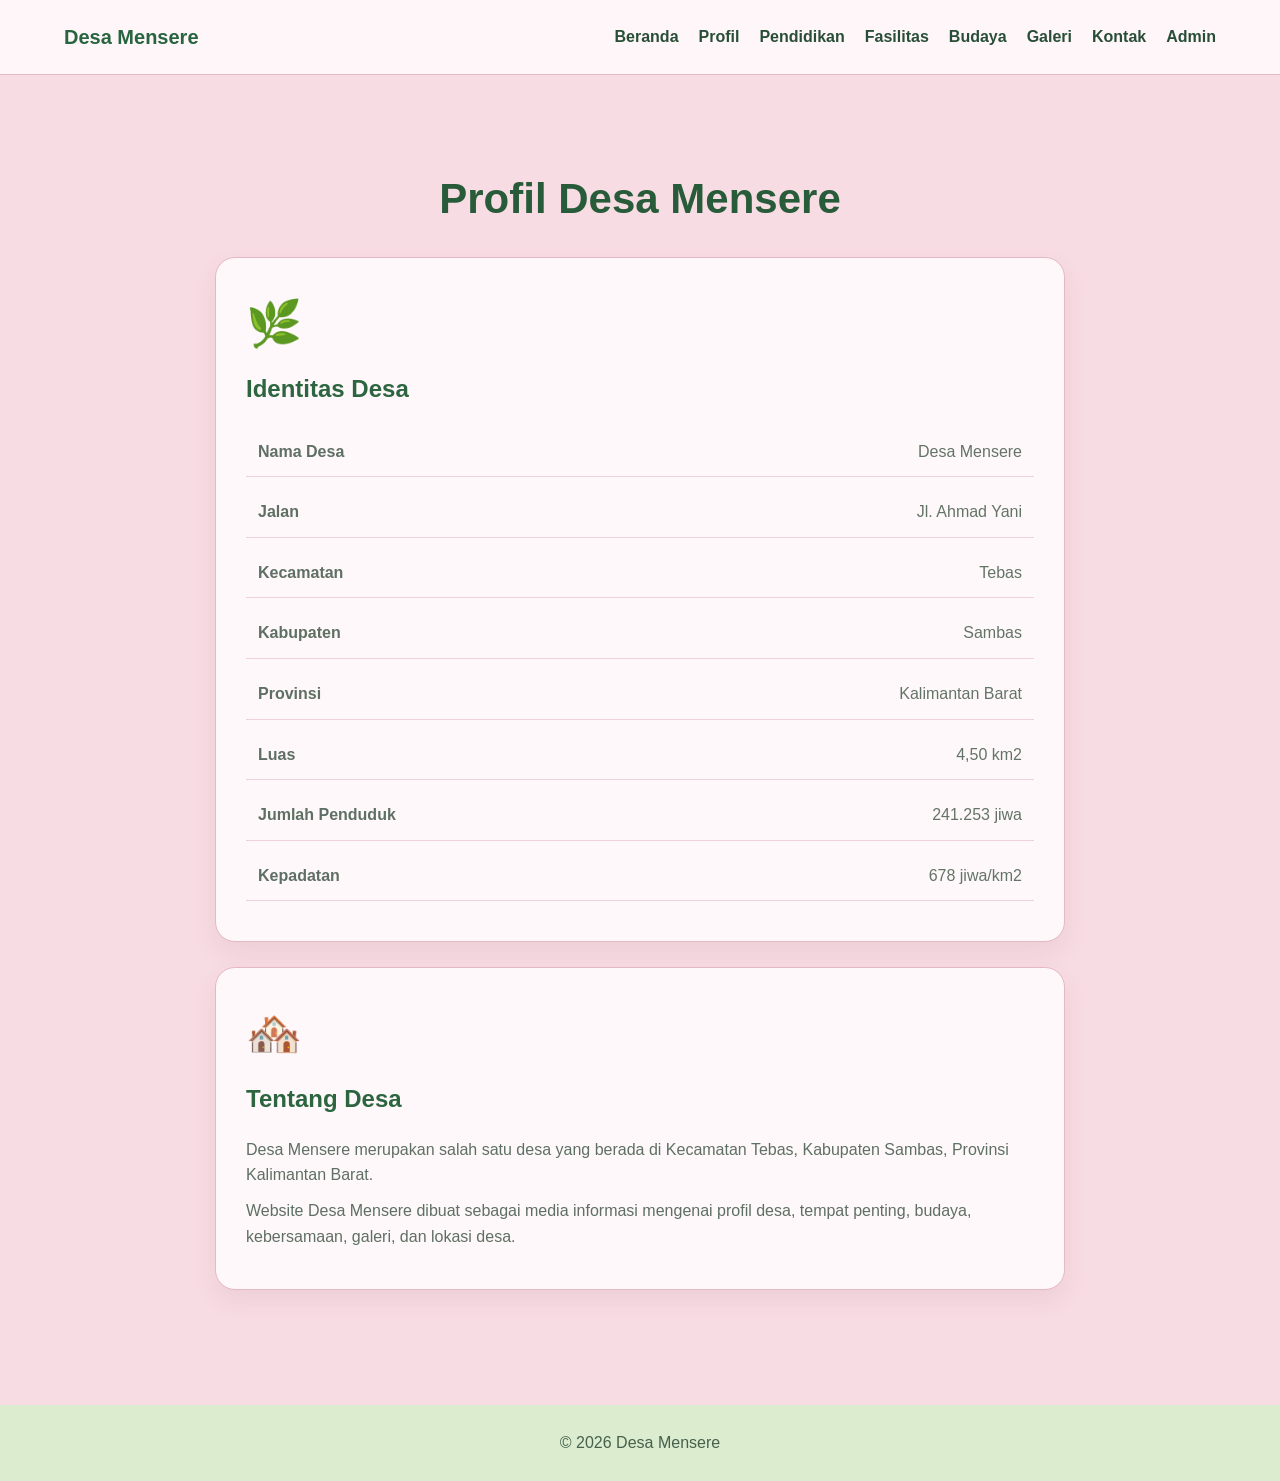
<file: profil.html>
<!DOCTYPE html>
<html lang="id">
<head>
  <meta charset="UTF-8">
  <meta name="viewport" content="width=device-width, initial-scale=1.0">
  <title>Desa Mensere - Profil</title>
  <link rel="stylesheet" href="style.css">

  <!-- FAVICON / ICON DESA -->
<link rel="icon" type="image/jpg" href="favicon.jpg">

<!-- ICON SAAT DITAMBAHKAN KE LAYAR HP -->
<link rel="apple-touch-icon" href="favicon.png">
<meta name="apple-mobile-web-app-title" content="Desa Mensere">
<meta name="application-name" content="Desa Mensere">
</head>

<body>

<header>
  <div class="logo"> Desa Mensere</div>

  <nav>
    <a href="index.html">Beranda</a>
    <a href="profil.html">Profil</a>
    <a href="pendidikan.html">Pendidikan</a>
    <a href="fasilitas.html">Fasilitas</a>
    <a href="budaya.html">Budaya</a>
    <a href="galeri.html">Galeri</a>
    <a href="kontak.html">Kontak</a>
    <a href="admin.html">Admin</a>
  </nav>
</header>

<main class="content">

  <h1>Profil Desa Mensere</h1>

  <div class="info-box">

    <div class="info-icon">🌿</div>

    <h2>Identitas Desa</h2>

    <div class="data-list">

      <p>
        <strong>Nama Desa</strong>
        <span>Desa Mensere</span>
      </p>

      <p>
        <strong>Jalan</strong>
        <span>Jl. Ahmad Yani</span>
      </p>

      <p>
        <strong>Kecamatan</strong>
        <span>Tebas</span>
      </p>

      <p>
        <strong>Kabupaten</strong>
        <span>Sambas</span>
      </p>

      <p>
        <strong>Provinsi</strong>
        <span>Kalimantan Barat</span>
      </p>

      <p>
        <strong>Luas</strong>
        <span>4,50 km2</span>
      </p>

      <p>
        <strong>Jumlah Penduduk</strong>
        <span>241.253 jiwa</span>
      </p>

      <p>
        <strong>Kepadatan</strong>
        <span>678 jiwa/km2</span>
      </p>

    </div>

  </div>

  <div class="info-box">

    <div class="info-icon">🏘️</div>

    <h2>Tentang Desa</h2>

    <p>
      Desa Mensere merupakan salah satu desa yang
      berada di Kecamatan Tebas, Kabupaten Sambas,
      Provinsi Kalimantan Barat.
    </p>

    <p>
      Website Desa Mensere dibuat sebagai media
      informasi mengenai profil desa, tempat penting,
      budaya, kebersamaan, galeri, dan lokasi desa.
    </p>

  </div>

</main>

<footer>
  <p>© <span class="current-year"></span> Desa Mensere</p>
</footer>

<script src="script.js"></script>

</body>
</html>
</file>
<file: style.css>
/* =========================================
   RESET
========================================= */

* {
  box-sizing: border-box;
  margin: 0;
  padding: 0;
}

html {
  scroll-behavior: smooth;
}

body {
  width: 100%;
  max-width: 100%;
  overflow-x: hidden;
  font-family: Arial, sans-serif;
  background: #f8dce3;
  color: #24452f;
  line-height: 1.6;
}

img,
iframe,
video {
  max-width: 100%;
}


/* =========================================
   LANGIT
========================================= */

.sky {
  position: fixed;
  top: 0;
  left: 0;
  width: 100%;
  height: 180px;
  background: linear-gradient(#69c9f5, #d8f7ff);
  overflow: hidden;
  z-index: -1;
}

.sun {
  position: absolute;
  width: 90px;
  height: 90px;
  right: 10%;
  top: 30px;
  border-radius: 50%;
  background: #fff2a3;
  box-shadow: 0 0 40px #fff2a3;
}


/* =========================================
   AWAN
========================================= */

.cloud {
  position: absolute;
  width: 130px;
  height: 35px;
  background: white;
  border-radius: 50px;
}

.cloud::before,
.cloud::after {
  content: "";
  position: absolute;
  background: white;
  border-radius: 50%;
}

.cloud::before {
  width: 55px;
  height: 55px;
  left: 20px;
  top: -25px;
}

.cloud::after {
  width: 65px;
  height: 65px;
  right: 15px;
  top: -35px;
}

.cloud1 {
  top: 50px;
  left: 5%;
  animation: cloudMove 20s linear infinite;
}

.cloud2 {
  top: 110px;
  left: 45%;
  animation: cloudMove 27s linear infinite reverse;
}


/* =========================================
   BURUNG
========================================= */

.bird {
  position: absolute;
  right: -100px;
  top: 70px;
  font-size: 28px;
  color: #356c52;
  animation: birdFly 15s linear infinite;
}


/* =========================================
   NAVBAR
========================================= */

header {
  position: sticky;
  top: 0;
  z-index: 50;
  width: 100%;
  min-height: 70px;

  display: flex;
  align-items: center;
  justify-content: space-between;

  gap: 20px;
  padding: 12px 5%;

  background: rgba(255, 248, 250, .94);

  backdrop-filter: blur(10px);

  border-bottom: 1px solid #e7b9c5;
}

.logo {
  font-size: 20px;
  font-weight: bold;
  color: #286440;
  white-space: nowrap;
}

nav {
  display: flex;
  align-items: center;
  justify-content: center;
  flex-wrap: wrap;
  gap: 8px 18px;
}

nav a {
  color: #294e37;
  text-decoration: none;
  font-weight: bold;
  white-space: nowrap;
  transition: .2s;
}

nav a:hover,
nav a.active {
  color: #d16d88;
}


/* =========================================
   BERANDA
========================================= */

.hero {
  width: 100%;
  min-height: 680px;

  padding: 120px 5% 60px;

  text-align: center;

  position: relative;
  overflow: hidden;
}

.hero-text {
  position: relative;
  z-index: 5;

  max-width: 900px;

  margin: auto;
}

.label {
  color: #578b51;

  font-weight: bold;

  letter-spacing: 3px;
}

.hero h1 {
  font-size: clamp(40px, 8vw, 90px);

  line-height: 1;

  color: #245b39;

  margin: 20px 0;
}

.hero h1 span {
  color: #d16d88;
}

.hero p {
  font-size: 18px;

  margin: 5px auto;

  color: #53695a;

  max-width: 700px;
}

.btn {
  display: inline-block;

  margin-top: 25px;

  padding: 13px 25px;

  background: #669e59;

  color: white;

  text-decoration: none;

  border-radius: 12px;

  font-weight: bold;

  transition: .3s;
}

.btn:hover {
  background: #d16d88;

  transform: translateY(-3px);
}


/* =========================================
   DESA 3D
========================================= */

.village {
  position: absolute;

  bottom: 0;

  width: 100%;

  height: 250px;
}

.hill {
  position: absolute;

  bottom: 0;

  border-radius: 50% 50% 0 0;
}

.hill1 {
  width: 70%;
  height: 160px;

  left: -10%;

  background: #b9d69b;
}

.hill2 {
  width: 70%;
  height: 190px;

  right: -10%;

  background: #80b16d;
}

.house,
.tree {
  position: absolute;

  font-size: 60px;

  filter: drop-shadow(
    0 8px 5px rgba(0, 0, 0, .15)
  );
}

.house1 {
  left: 25%;
  bottom: 80px;
}

.house2 {
  right: 25%;
  bottom: 70px;
}

.tree1 {
  left: 10%;
  bottom: 60px;
}

.tree2 {
  right: 10%;
  bottom: 55px;
}

.road {
  position: absolute;

  left: 43%;
  bottom: 0;

  width: 15%;
  height: 180px;

  background: #d6c69c;

  clip-path: polygon(
    45% 0,
    55% 0,
    100% 100%,
    0 100%
  );
}


/* =========================================
   CONTENT
========================================= */

.content {
  width: 100%;
  max-width: 1400px;

  min-height: 700px;

  margin: 0 auto;

  padding: 90px 6%;

  background: #f8dce3;
}

.content > h1 {
  text-align: center;

  font-size: 42px;

  color: #285b3a;

  margin-bottom: 12px;
}

.page-description {
  text-align: center;

  color: #637467;

  margin: 0 auto 40px;

  max-width: 900px;
}


/* =========================================
   PROFIL
========================================= */

.info-box {
  max-width: 850px;

  margin: 25px auto;

  padding: 30px;

  background: #fff8fa;

  border: 1px solid #e5b8c5;

  border-radius: 20px;

  box-shadow:
    0 10px 25px rgba(100, 50, 60, .08);
}

.info-icon {
  font-size: 45px;

  margin-bottom: 10px;
}

.info-box h2 {
  color: #2c653f;

  margin-bottom: 18px;
}

.info-box p {
  color: #5e6f63;

  margin: 10px 0;
}

.data-list p {
  display: flex;

  justify-content: space-between;

  gap: 20px;

  padding: 12px;

  border-bottom: 1px solid #efd1d8;
}

.data-list span {
  color: #637467;
}


/* =========================================
   FASILITAS / TEMPAT
========================================= */

.places {
  width: 100%;

  max-width: 1100px;

  margin: auto;

  display: grid;

  grid-template-columns: repeat(2, 1fr);

  gap: 25px;
}

.card {
  overflow: hidden;

  background: #fff8fa;

  border: 1px solid #e5b8c5;

  border-radius: 20px;

  box-shadow:
    0 12px 30px rgba(100, 50, 60, .10);

  transition: .3s;
}

.card:hover {
  transform: translateY(-7px);
}

.card img {
  width: 100%;

  height: 240px;

  object-fit: cover;

  display: block;
}

.card-content {
  padding: 20px;
}

.card h3 {
  color: #2c653f;

  margin-bottom: 10px;
}

.card p {
  color: #637467;

  margin-bottom: 15px;
}

.card a {
  color: #c65f7b;

  text-decoration: none;

  font-weight: bold;
}


/* =========================================
   BUDAYA
========================================= */

.budaya-grid {
  width: 100%;

  max-width: 1100px;

  margin: auto;

  display: grid;

  grid-template-columns: repeat(2, 1fr);

  gap: 25px;
}

.budaya-box {
  background: #fff8fa;

  padding: 35px 25px;

  text-align: center;

  border: 1px solid #e5b8c5;

  border-radius: 20px;

  box-shadow:
    0 12px 30px rgba(100, 50, 60, .10);

  transition: .3s;
}

.budaya-box:hover {
  transform: translateY(-7px);
}

.budaya-box .icon {
  font-size: 55px;

  margin-bottom: 15px;
}

.budaya-box h2 {
  color: #2c653f;

  margin-bottom: 10px;
}

.budaya-box p {
  color: #637467;
}


/* =========================================
   GALERI
========================================= */

.galeri-grid {
  width: 100%;

  max-width: 1100px;

  margin: auto;

  display: grid;

  grid-template-columns: repeat(3, 1fr);

  gap: 25px;
}

.galeri-item {
  overflow: hidden;

  background: #fff8fa;

  border: 1px solid #e5b8c5;

  border-radius: 20px;

  box-shadow:
    0 12px 30px rgba(100, 50, 60, .10);

  transition: .3s;
}

.galeri-item:hover {
  transform: translateY(-8px);
}

.galeri-item img {
  width: 100%;

  height: 230px;

  object-fit: cover;

  display: block;

  cursor: pointer;

  transition: .4s;
}

.galeri-item:hover img {
  transform: scale(1.05);
}

.galeri-caption {
  padding: 18px;
}

.galeri-caption h3 {
  color: #2c653f;
}

.galeri-caption p {
  color: #637467;
}


/* =========================================
   GOOGLE MAPS
========================================= */

.map {
  width: 100%;

  max-width: 1100px;

  height: 450px;

  margin: 30px auto;

  overflow: hidden;

  border-radius: 20px;

  border: 5px solid #e5b8c5;
}

.map iframe {
  width: 100%;

  height: 100%;

  border: 0;
}

.map-button {
  text-align: center;
}


/* =========================================
   KONTAK
========================================= */

.contact-info {
  width: 100%;
  max-width: 1100px;

  margin: 0 auto 55px;

  display: grid;

  grid-template-columns:
    repeat(3, 1fr);

  gap: 25px;
}


.contact-box {
  width: 100%;

  margin: 0;

  padding: 30px;

  background: #fff8fa;

  border: 1px solid #e5b8c5;

  border-radius: 20px;

  text-align: center;

  box-shadow:
    0 10px 25px
    rgba(100, 50, 60, .08);

  transition: .3s;
}


.contact-box:hover {
  transform: translateY(-7px);
}


.contact-icon {
  font-size: 45px;

  margin-bottom: 12px;
}


.contact-box h2 {
  color: #2c653f;

  margin-bottom: 10px;

  font-size: 22px;
}


.contact-box p {
  color: #637467;

  margin: 0;

  font-size: 15px;
}


/* =========================================
   LOKASI
========================================= */

.contact-location {
  width: 100%;

  max-width: 1100px;

  margin: 0 auto 50px;
}


.contact-location h2 {
  color: #285b3a;

  text-align: center;

  margin-bottom: 20px;

  font-size: 30px;
}


.contact-location .map {
  width: 100%;

  max-width: 1100px;

  height: 450px;

  margin: 0 auto;

  overflow: hidden;

  border-radius: 20px;

  border: 5px solid #e5b8c5;
}


.contact-location .map iframe {
  width: 100%;

  height: 100%;

  border: 0;
}


/* =========================================
   FORM PESAN
========================================= */

.message-box {
  width: 100%;

  max-width: 900px;

  margin: 0 auto;

  padding: 45px;

  background: #fff8fa;

  border: 2px solid #e5b8c5;

  border-radius: 30px;

  box-shadow:
    0 12px 30px
    rgba(80, 60, 60, .10);
}


.message-title {
  text-align: center;

  margin-bottom: 30px;
}


.message-title h2 {
  margin: 0 0 10px;

  color: #285c3c;

  font-size: 36px;
}


.message-title p {
  color: #6f6f6f;

  font-size: 16px;
}


/* =========================================
   FORM
========================================= */

#guestForm {
  width: 100%;

  display: flex;

  flex-direction: column;
}


#guestForm label {
  margin-top: 18px;

  margin-bottom: 8px;

  color: #315b3d;

  font-weight: bold;

  font-size: 16px;
}


#guestForm input,
#guestForm textarea {
  width: 100%;

  padding: 15px 18px;

  background: #fff;

  border: 2px solid #e5cbd2;

  border-radius: 16px;

  color: #333;

  font-size: 16px;

  font-family: Arial, sans-serif;

  outline: none;

  transition: .3s;
}


#guestForm input:focus,
#guestForm textarea:focus {
  border-color: #669e59;

  box-shadow:
    0 0 0 3px
    rgba(102, 158, 89, .12);
}


#guestForm textarea {
  min-height: 150px;

  resize: vertical;
}


#guestForm button {
  width: fit-content;

  margin-top: 22px;

  padding: 14px 28px;

  background: #669e59;

  color: white;

  border: none;

  border-radius: 12px;

  font-size: 16px;

  font-weight: bold;

  cursor: pointer;

  transition: .3s;
}


#guestForm button:hover {
  background: #d16d88;

  transform: translateY(-3px);
}


#guestForm button:disabled {
  opacity: .7;

  cursor: wait;

  transform: none;
}


/* =========================================
   STATUS
========================================= */

#statusPesan {
  min-height: 25px;

  margin-top: 18px;

  text-align: center;

  font-weight: bold;
}


.success-message {
  color: #4d8145;
}


.error-message {
  color: #d16d88;
}


.loading-message {
  color: #669e59;
}


/* =========================================
   TERIMA KASIH
========================================= */

.thank-you-message {
  width: 100%;

  max-width: 900px;

  margin: 25px auto 0;

  padding: 25px;

  text-align: center;

  background: #e2f1d8;

  border: 1px solid #c5dfb9;

  border-radius: 20px;

  color: #4d8145;

  font-weight: bold;
}


.thank-icon {
  font-size: 35px;

  margin-bottom: 8px;
}


/* =========================================
   TABLET
========================================= */

@media (min-width: 701px)
       and (max-width: 999px) {

  .contact-info {
    grid-template-columns:
      repeat(2, 1fr);
  }

  .contact-location h2 {
    font-size: 28px;
  }

  .contact-location .map {
    height: 420px;
  }

  .message-box {
    padding: 35px;
  }
}


/* =========================================
   HP
========================================= */

@media (max-width: 700px) {

  .contact-info {
    grid-template-columns: 1fr;

    gap: 18px;

    margin-bottom: 40px;
  }


  .contact-box {
    padding: 25px 20px;
  }


  .contact-icon {
    font-size: 40px;
  }


  .contact-box h2 {
    font-size: 20px;
  }


  .contact-location h2 {
    text-align: left;

    font-size: 25px;

    margin-bottom: 12px;
  }


  .contact-location .map {
    height: 350px;

    border-width: 3px;
  }


  .message-box {
    padding: 25px 20px;

    border-radius: 22px;
  }


  .message-title h2 {
    font-size: 28px;
  }


  .message-title p {
    font-size: 14px;
  }


  #guestForm input,
  #guestForm textarea {
    font-size: 15px;

    padding: 13px 14px;

    border-radius: 13px;
  }


  #guestForm button {
    width: 100%;
  }

}


/* =========================================
   HP KECIL
========================================= */

@media (max-width: 400px) {

  .contact-box {
    padding: 22px 16px;
  }


  .contact-location h2 {
    font-size: 22px;
  }


  .contact-location .map {
    height: 300px;
  }


  .message-box {
    padding: 20px 15px;
  }


  .message-title h2 {
    font-size: 25px;
  }

}

/* =========================================
   FORM PESAN
========================================= */

.message-box {
  width: 100%;

  max-width: 900px;

  margin: 45px auto 0;

  padding: 45px;

  background: #fff8fa;

  border: 2px solid #e5b8c5;

  border-radius: 30px;

  box-shadow:
    0 12px 30px rgba(80, 60, 60, .10);
}


/* =========================================
   JUDUL FORM
========================================= */

.message-title {
  text-align: center;

  margin-bottom: 35px;
}

.message-title h2 {
  margin: 0 0 10px;

  color: #285c3c;

  font-size: 36px;

  line-height: 1.2;
}

.message-title p {
  margin: 0;

  color: #6f6f6f;

  font-size: 16px;

  line-height: 1.6;
}


/* =========================================
   FORM
========================================= */

#guestForm {
  width: 100%;

  display: flex;

  flex-direction: column;
}

#guestForm label {
  display: block;

  margin-top: 18px;

  margin-bottom: 8px;

  color: #315b3d;

  font-size: 16px;

  font-weight: bold;
}

#guestForm input,
#guestForm textarea {
  width: 100%;

  box-sizing: border-box;

  padding: 15px 18px;

  background: #ffffff;

  border: 2px solid #e5cbd2;

  border-radius: 16px;

  color: #333;

  font-size: 16px;

  font-family: inherit;

  outline: none;

  transition:
    border-color .3s ease,
    box-shadow .3s ease;
}

#guestForm input:focus,
#guestForm textarea:focus {
  border-color: #669e59;

  box-shadow:
    0 0 0 3px rgba(102, 158, 89, .12);
}

#guestForm input::placeholder,
#guestForm textarea::placeholder {
  color: #999;
}

#guestForm textarea {
  min-height: 150px;

  resize: vertical;
}


/* =========================================
   TOMBOL KIRIM
========================================= */

#guestForm button {
  width: fit-content;

  margin-top: 22px;

  padding: 14px 28px;

  background: #669e59;

  color: white;

  border: none;

  border-radius: 12px;

  font-size: 16px;

  font-weight: bold;

  cursor: pointer;

  transition: .3s;
}

#guestForm button:hover {
  background: #d16d88;

  transform: translateY(-3px);
}


/* =========================================
   STATUS PESAN
========================================= */

#statusPesan {
  min-height: 24px;

  margin-top: 18px;

  text-align: center;

  color: #2c653f;

  font-size: 16px;

  font-weight: bold;
}


/* =========================================
   UCAPAN TERIMA KASIH
========================================= */

.thank-you-message {
  width: 100%;

  max-width: 900px;

  margin: 25px auto 0;

  padding: 25px;

  text-align: center;

  background: #e2f1d8;

  border: 1px solid #c5dfb9;

  border-radius: 20px;

  color: #4d8145;

  font-weight: bold;
}

.thank-icon {
  font-size: 35px;

  margin-bottom: 8px;
}

.thank-you-message p {
  margin: 0;
}


/* =========================================
   FOOTER
========================================= */

footer {
  width: 100%;

  text-align: center;

  padding: 25px;

  background: #dceccf;

  color: #45614d;
}


/* =========================================
   ANIMASI JAVASCRIPT
========================================= */

.card,
.budaya-box,
.galeri-item,
.info-box,
.contact-box {
  opacity: 0;

  transform: translateY(30px);

  transition: .7s;
}

.show {
  opacity: 1 !important;

  transform: translateY(0) !important;
}


/* =========================================
   GALERI POPUP
========================================= */

.image-popup {
  position: fixed;

  inset: 0;

  z-index: 999;

  display: flex;

  align-items: center;

  justify-content: center;

  padding: 20px;

  background: rgba(30, 50, 35, .85);
}

.popup-content {
  position: relative;

  width: 100%;

  max-width: 850px;

  text-align: center;

  background: #fff8fa;

  padding: 20px;

  border-radius: 20px;
}

.popup-content img {
  max-width: 100%;

  max-height: 70vh;

  object-fit: contain;

  border-radius: 12px;
}

.close-popup {
  position: absolute;

  top: -15px;

  right: -15px;

  width: 40px;

  height: 40px;

  border: 0;

  border-radius: 50%;

  background: #d16d88;

  color: white;

  font-size: 28px;

  cursor: pointer;
}


/* =========================================
   TOMBOL KEMBALI KE ATAS
========================================= */

#topButton {
  position: fixed;

  right: 20px;

  bottom: 20px;

  z-index: 100;

  width: 48px;

  height: 48px;

  border: 0;

  border-radius: 50%;

  background: #d16d88;

  color: white;

  font-size: 25px;

  cursor: pointer;

  opacity: 0;

  pointer-events: none;

  transition: .3s;
}

#topButton.visible {
  opacity: 1;

  pointer-events: auto;
}


/* =========================================
   ANIMASI LANGIT
========================================= */

@keyframes cloudMove {
  from {
    transform: translateX(-20vw);
  }

  to {
    transform: translateX(120vw);
  }
}

@keyframes birdFly {
  from {
    transform: translateX(0);
  }

  to {
    transform: translateX(120vw);
  }
}


/* =========================================
   LAPTOP / PC
========================================= */

@media (min-width: 1000px) {

  header {
    min-height: 75px;

    padding: 10px 5%;
  }

  nav {
    gap: 8px 20px;
  }

  nav a {
    font-size: 16px;
  }

  .content {
    padding-left: 6%;

    padding-right: 6%;
  }

  .places {
    grid-template-columns: repeat(4, 1fr);
  }

  .budaya-grid {
    grid-template-columns: repeat(3, 1fr);
  }

  .galeri-grid {
    grid-template-columns: repeat(3, 1fr);
  }

  .map {
    height: 500px;
  }
}


/* =========================================
   TABLET
========================================= */

@media (min-width: 701px) and (max-width: 999px) {

  header {
    flex-direction: column;

    padding: 15px 4%;
  }

  .logo {
    font-size: 22px;
  }

  nav {
    gap: 8px 15px;
  }

  nav a {
    font-size: 15px;
  }

  .content {
    padding: 70px 5%;
  }

  .places {
    grid-template-columns: repeat(2, 1fr);
  }

  .budaya-grid {
    grid-template-columns: repeat(2, 1fr);
  }

  .galeri-grid {
    grid-template-columns: repeat(2, 1fr);
  }

  .map {
    height: 420px;
  }
}


/* =========================================
   HP
========================================= */

@media (max-width: 700px) {

  header {
    flex-direction: column;

    gap: 10px;

    padding: 14px 4%;
  }

  .logo {
    font-size: 21px;

    text-align: center;
  }

  nav {
    width: 100%;

    gap: 8px 13px;
  }

  nav a {
    font-size: 14px;
  }

  .hero {
    min-height: 620px;

    padding: 80px 5% 40px;
  }

  .hero h1 {
    font-size: 50px;
  }

  .hero p {
    font-size: 16px;
  }

  .content {
    padding: 65px 5%;
  }

  .content > h1 {
    font-size: 32px;
  }

  .places,
  .budaya-grid,
  .galeri-grid {
    grid-template-columns: 1fr;
  }

  .data-list p {
    flex-direction: column;

    gap: 2px;
  }

  .map {
    height: 350px;
  }

  .contact-box {
    padding: 22px;
  }

  .message-box {
    padding: 25px 20px;

    border-radius: 22px;
  }

  .message-title {
    margin-bottom: 25px;
  }

  .message-title h2 {
    font-size: 28px;
  }

  .message-title p {
    font-size: 14px;
  }

  #guestForm label {
    font-size: 15px;
  }

  #guestForm input,
  #guestForm textarea {
    padding: 13px 14px;

    font-size: 15px;

    border-radius: 13px;
  }

  #guestForm textarea {
    min-height: 130px;
  }

  #guestForm button {
    width: 100%;

    padding: 14px;
  }

  .thank-you-message {
    padding: 20px;

    border-radius: 18px;
  }

  .popup-content {
    padding: 15px;
  }

  .close-popup {
    right: 0;

    top: -15px;
  }
}


/* =========================================
   HP KECIL
========================================= */

@media (max-width: 400px) {

  .logo {
    font-size: 19px;
  }

  nav {
    gap: 7px 10px;
  }

  nav a {
    font-size: 13px;
  }

  .hero {
    padding-top: 70px;
  }

  .hero h1 {
    font-size: 38px;
  }

  .content {
    padding: 55px 4%;
  }

  .content > h1 {
    font-size: 28px;
  }

  .map {
    height: 300px;
  }

  .message-box {
    padding: 20px 15px;
  }

  .message-title h2 {
    font-size: 25px;
  }

  #guestForm input,
  #guestForm textarea {
    font-size: 14px;
  }

  .thank-you-message {
    font-size: 14px;
  }

  #topButton {
    right: 15px;

    bottom: 15px;
  }
}
</file>
